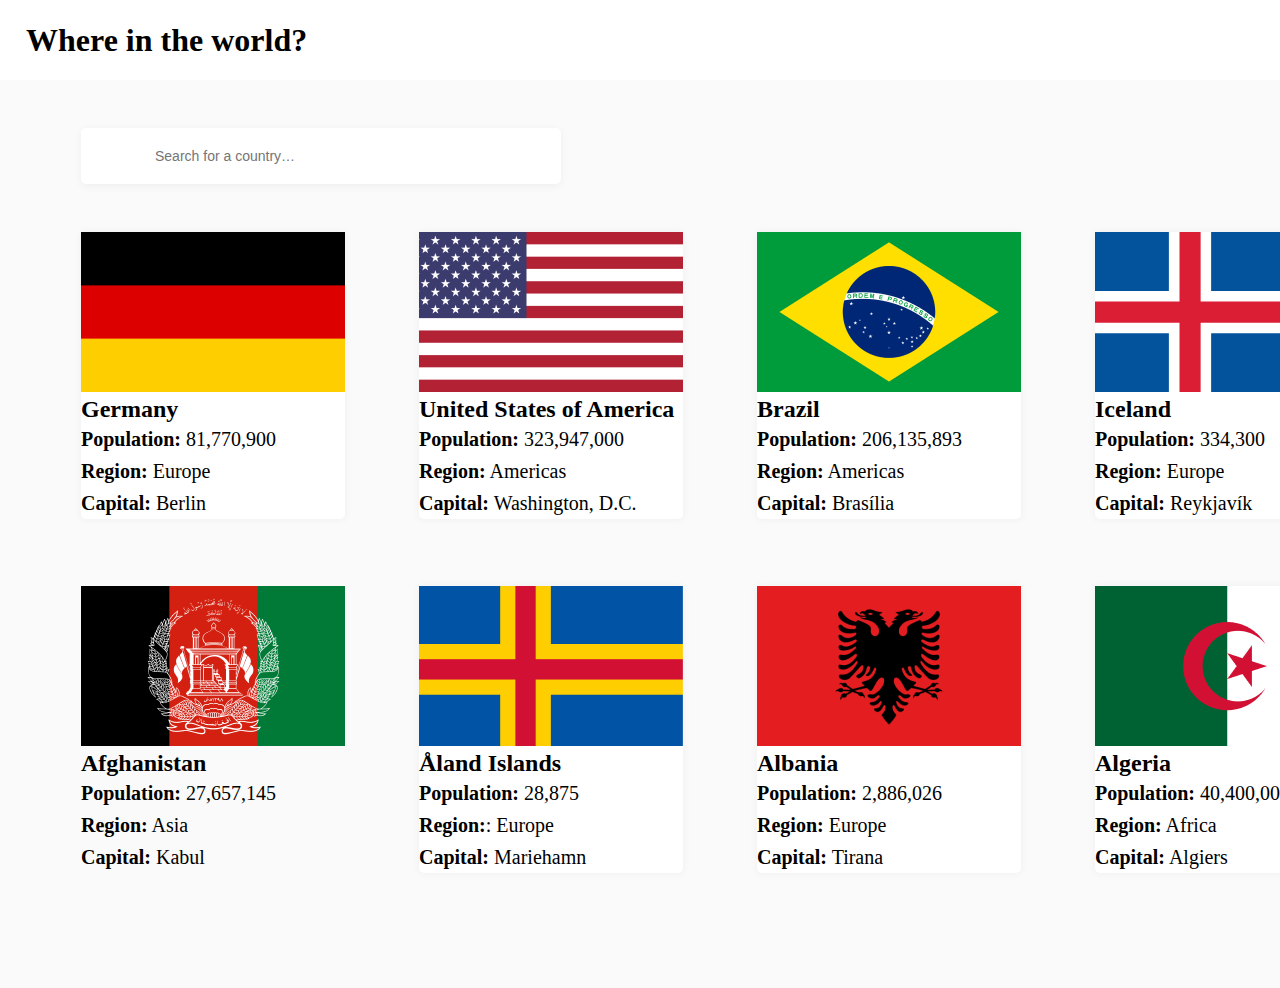
<file: index.html>
<!DOCTYPE html>
<html lang="en">
<head>
    <meta charset="UTF-8">
    <meta name="viewport" content="width=device-width, initial-scale=1.0">
    <title>Document</title>
    <link rel="stylesheet" href="style.css">
</head>
<body>
    <header>
        <h1 class="title">
            Where in the world?
        </h1>
        <div >
            <button class="btn">
            <svg width="20" height="20" viewBox="0 0 20 20" fill="none" xmlns="http://www.w3.org/2000/svg">
<path fill-rule="evenodd" clip-rule="evenodd" d="M13.5532 13.815C9.66857 13.815 6.51929 10.9278 6.51929 7.36821C6.51929 6.0253 6.96679 4.78158 7.73143 3.75C4.69036 4.69515 2.5 7.33122 2.5 10.4381C2.5 14.3385 5.94929 17.5 10.2036 17.5C13.5929 17.5 16.4696 15.4932 17.5 12.7045C16.375 13.4048 15.0161 13.815 13.5532 13.815Z" fill="white" stroke="#111517" stroke-width="1.25"/>
</svg>
Dark Mode
</button>
        </div>
    </header>
    <main>
        <input type="text" placeholder="Search for a country…">
        <section>
            <div class="country">
                <img src="./img/1280px-Flag_of_Germany.svg.png" alt="">
                <div>
                    <h2>Germany</h2>
                    <p> <b>Population:</b> 81,770,900</p>
                    <p> <b>Region:</b> Europe</p>
                    <p> <b>Capital:</b> Berlin</p>
                </div>
            </div>
            <div class="country">
                <img src="./img/1280px-Flag_of_Germany.svg (1).png" alt="">
                <div>
                    <h2>United States of America</h2>
                    <p> <b>Population:</b> 323,947,000</p>
                    <p> <b>Region:</b> Americas</p>
                    <p> <b>Capital:</b> Washington, D.C.</p>
                </div>
            </div>
            <div class="country">
                <img src="./img/1280px-Flag_of_Germany.svg (2).png" alt="">
                <div>
                    <h2>Brazil</h2>
                    <p> <b>Population:</b> 206,135,893</p>
                    <p> <b>Region:</b> Americas</p>
                    <p> <b>Capital:</b> Brasília</p>
                </div>
            </div>
            <div class="country">
                <img src="./img/1280px-Flag_of_Germany.svg (3).png" alt="">
                <div>
                    <h2>Iceland</h2>
                    <p> <b>Population:</b> 334,300</p>
                    <p> <b>Region:</b> Europe</p>
                    <p> <b>Capital:</b> Reykjavík</p>
                </div>
            </div class="country">
            <div>
                <img src="./img/1280px-Flag_of_Germany.svg (4).png" alt="">
                <div>
                    <h2>Afghanistan</h2>
                    <p> <b>Population:</b> 27,657,145</p>
                    <p> <b>Region:</b> Asia</p>
                    <p> <b>Capital:</b> Kabul</p>
                </div>
            </div>
            <div class="country">
                <img src="./img/1280px-Flag_of_Germany.svg (5).png" alt="">
                <div>
                    <h2>Åland Islands</h2>
                    <p> <b>Population:</b> 28,875</p>
                    <p> <b>Region:</b>: Europe</p>
                    <p> <b>Capital:</b> Mariehamn</p>
                </div>
            </div>
            <div class="country">
                <img src="./img/1280px-Flag_of_Germany.svg (6).png" alt="">
                <div>
                    <h2>Albania</h2>
                    <p> <b>Population:</b> 2,886,026</p>
                    <p> <b>Region:</b> Europe</p>
                    <p> <b>Capital:</b> Tirana</p>
                </div>
            </div>
            <div class="country">
                <img src="./img/1280px-Flag_of_Germany.svg (7).png" alt="">
                <div>
                    <h2>Algeria</h2>
                    <p> <b>Population:</b> 40,400,000</p>
                    <p> <b>Region:</b> Africa</p>
                    <p> <b>Capital:</b> Algiers</p>
                </div>
            </div>
        </section>
    </main>
    <script src="./script.js"></script>
</body>
</html>
</file>
<file: style.css>
*{
    padding: 0;
    margin: 0;
    box-sizing: border-box;
}

:root{
    --bg-oq:white;
    --text-color:black;
    --main-bg:#FAFAFA;
}

.dark{
    --bg-oq:#2B3844;
    --text-color:white;
    --main-bg:#202C36;
}

body{
    color: var(--text-color);
}

header{
    margin: 0 auto;
    width: 1440px;
    height: 80px;
    display: flex;
    align-items: center;
    justify-content: space-between;
    padding: 24px 26px;
    background: var(--bg-oq);
box-shadow: 0px 2px 4px 0px rgba(0, 0, 0, 0.06);
}

main{
    width: 1440px;
    margin: 0 auto;
    padding: 48px 81px;
    background: var(--main-bg);
}

section{
    display: flex;
    justify-content: space-between;
    flex-wrap: wrap;

    margin-top: 48px;
}

input{
    width: 480px;
height: 56px;
border-radius: 5px;
background: var(--bg-oq);
box-shadow: 0px 2px 9px 0px rgba(0, 0, 0, 0.05);
color: var(--text-color);
font-family: "Nunito Sans" sans-serif;
font-size: 14px;
font-style: normal;
font-weight: 400;
line-height: 20px; /* 142.857% */
border: none;
outline: none;
}

input::placeholder{
    padding: 18px 74px;
}

p{
    color: var(--text-color);
font-family: "Nunito Sans" sans-serif;
font-size: 20px;
font-style: normal;
font-weight: 300;
line-height: 16px;
padding: 8px 0;
}

b{
    color: var(--text-color);
font-family: "Nunito Sans" sans-serif;
font-size: 20px;
font-style: normal;
font-weight: 600;
line-height: 16px; /* 114.286% */
}

.country{
    margin-bottom: 67px;
    border-radius: 5px;
background: var(--bg-oq);
box-shadow: 0px 0px 7px 2px rgba(0, 0, 0, 0.03);
}
</file>
